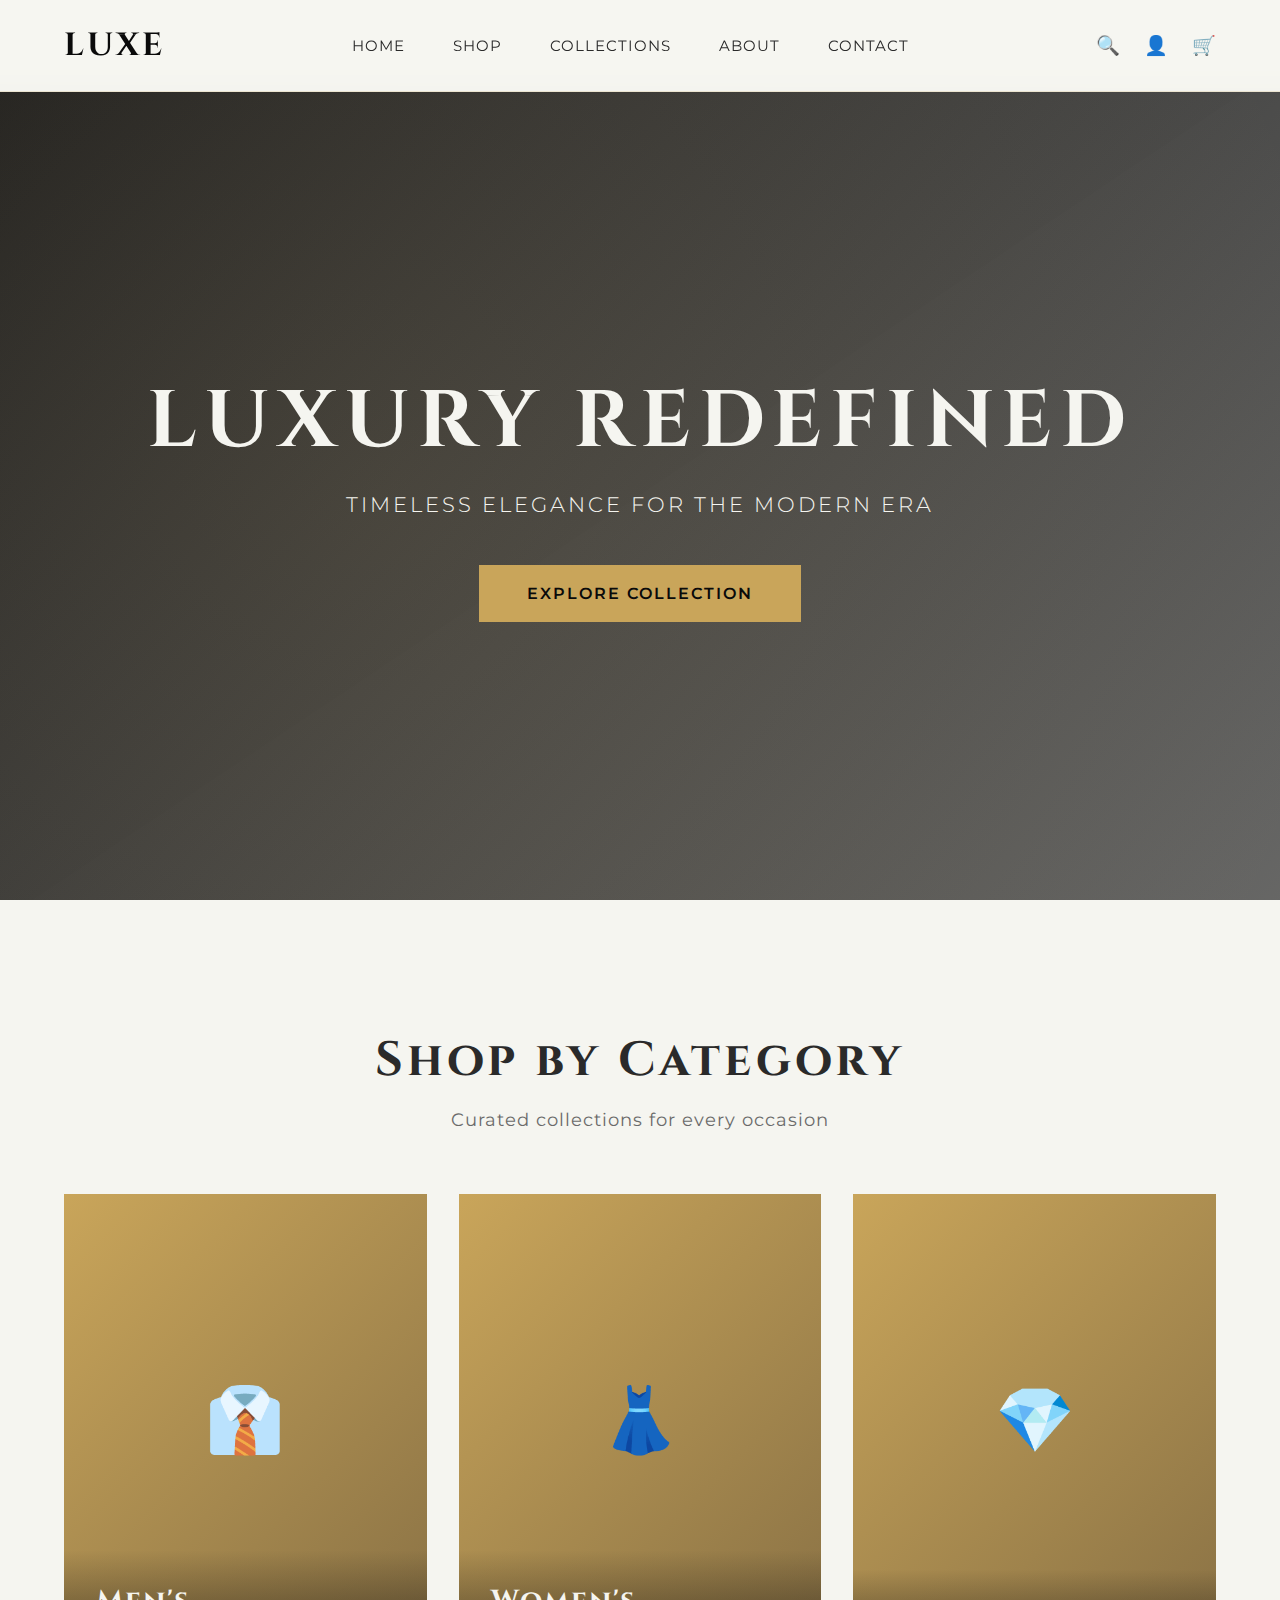
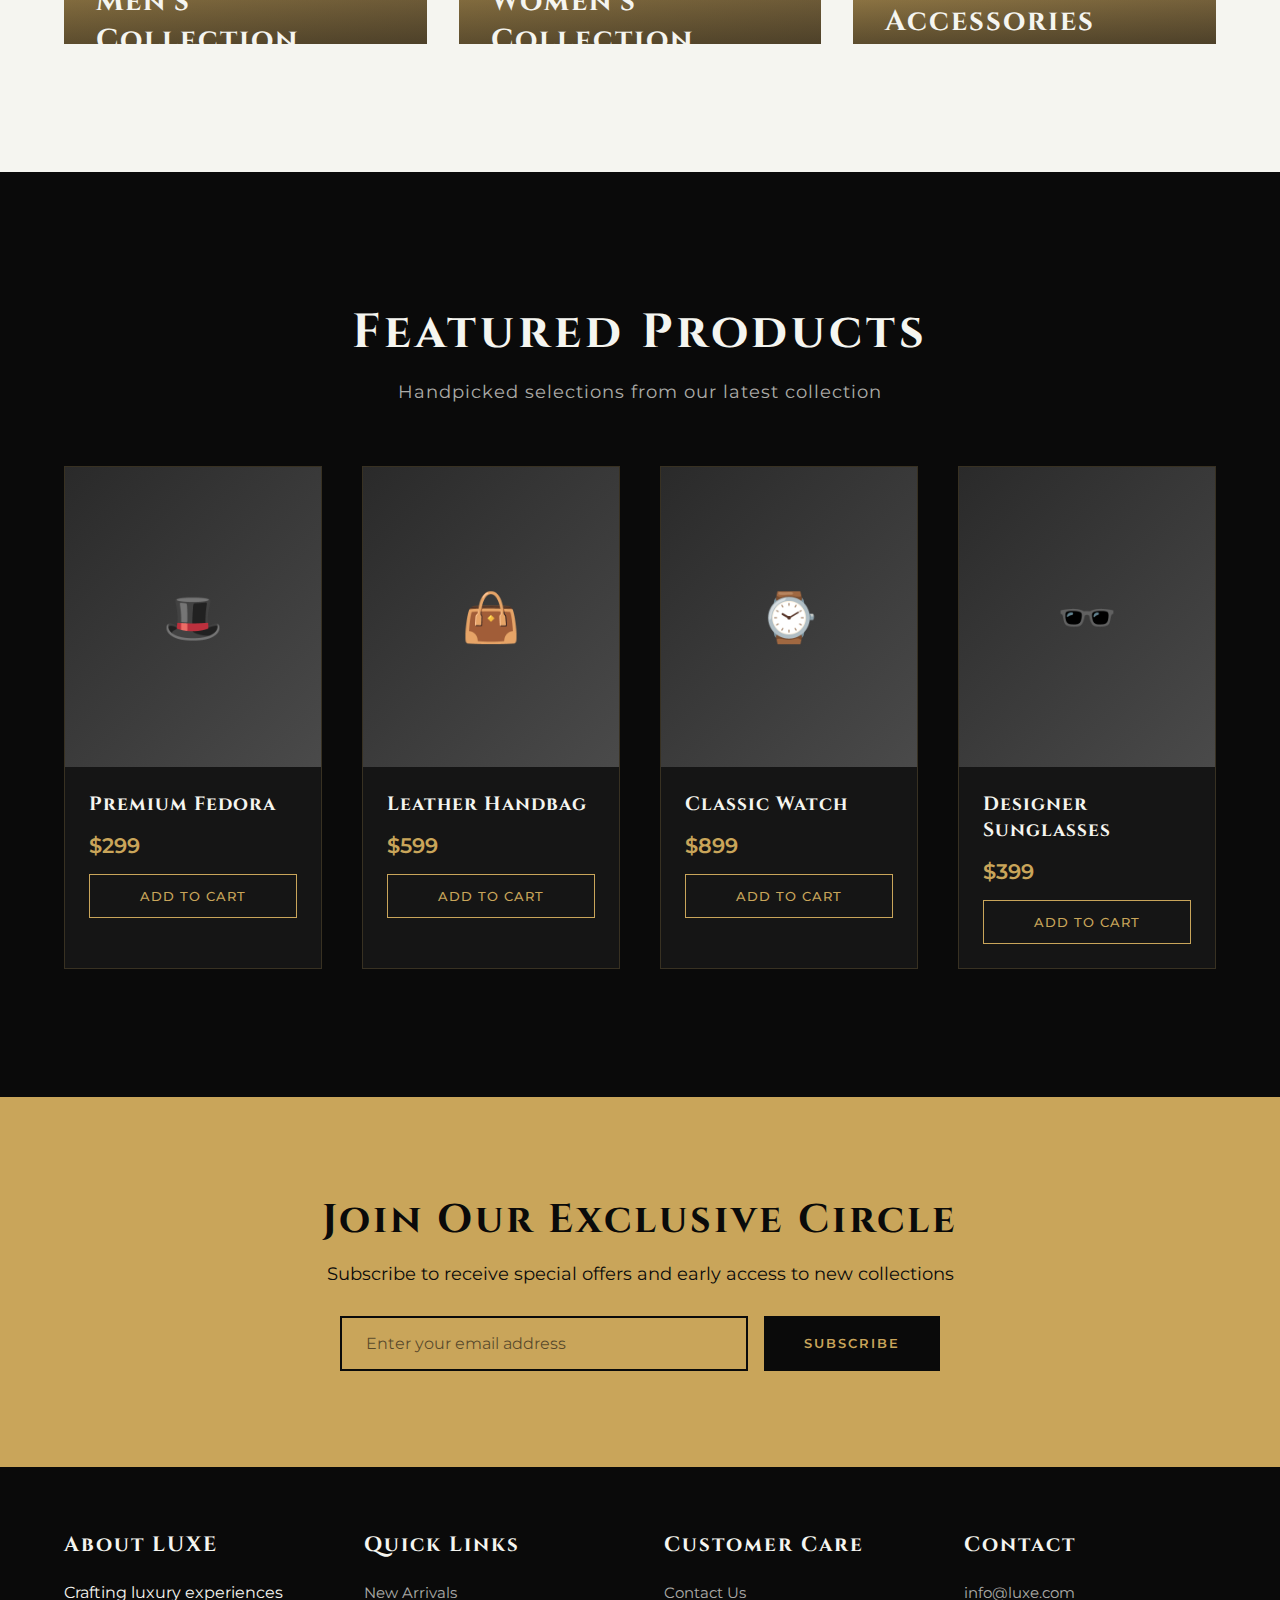
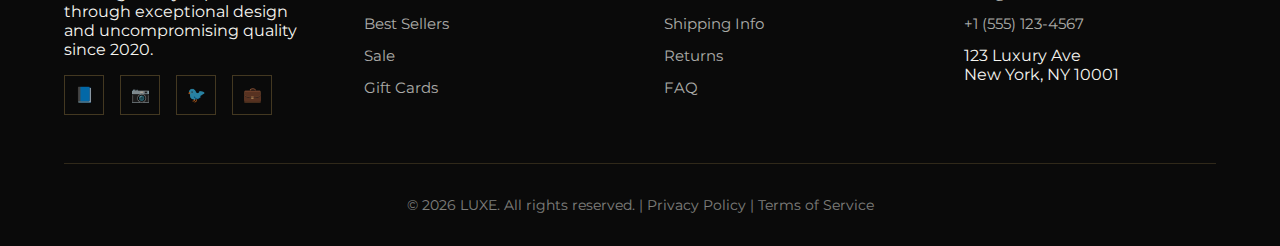
<file: index.html>
<!DOCTYPE html>
<html lang="en">
<head>
    <!-- Google tag (gtag.js) -->
<script async src="https://www.googletagmanager.com/gtag/js?id=G-N275X21P71"></script>
<script>
  window.dataLayer = window.dataLayer || [];
  function gtag(){dataLayer.push(arguments);}
  gtag('js', new Date());

  gtag('config', 'G-N275X21P71');
</script>

    <meta charset="UTF-8">
    <meta name="viewport" content="width=device-width, initial-scale=1.0">
    <title>LUXE - Premium Shopping Experience</title>
    <link rel="preconnect" href="https://fonts.googleapis.com">
    <link rel="preconnect" href="https://fonts.gstatic.com" crossorigin>
    <link href="https://fonts.googleapis.com/css2?family=Cinzel:wght@400;600;700&family=Montserrat:wght@300;400;500;600&display=swap" rel="stylesheet">
    <style>
        :root {
            --primary: #0a0a0a;
            --secondary: #f5f5f0;
            --accent: #c9a55a;
            --text: #2a2a2a;
            --text-light: #6a6a6a;
        }

        * {
            margin: 0;
            padding: 0;
            box-sizing: border-box;
        }

        body {
            font-family: 'Montserrat', sans-serif;
            background: var(--secondary);
            color: var(--text);
            overflow-x: hidden;
        }

        /* Header & Navigation */
        header {
            position: fixed;
            top: 0;
            width: 100%;
            background: rgba(245, 245, 240, 0.95);
            backdrop-filter: blur(10px);
            z-index: 1000;
            border-bottom: 1px solid rgba(201, 165, 90, 0.2);
            animation: slideDown 0.6s ease;
        }

        @keyframes slideDown {
            from {
                transform: translateY(-100%);
                opacity: 0;
            }
            to {
                transform: translateY(0);
                opacity: 1;
            }
        }

        nav {
            display: flex;
            justify-content: space-between;
            align-items: center;
            padding: 1.5rem 5%;
            max-width: 1400px;
            margin: 0 auto;
        }

        .logo {
            font-family: 'Cinzel', serif;
            font-size: 2rem;
            font-weight: 700;
            letter-spacing: 3px;
            color: var(--primary);
        }

        .nav-links {
            display: flex;
            gap: 3rem;
            list-style: none;
        }

        .nav-links a {
            text-decoration: none;
            color: var(--text);
            font-weight: 400;
            font-size: 0.95rem;
            letter-spacing: 1px;
            text-transform: uppercase;
            position: relative;
            transition: color 0.3s;
        }

        .nav-links a::after {
            content: '';
            position: absolute;
            bottom: -5px;
            left: 0;
            width: 0;
            height: 2px;
            background: var(--accent);
            transition: width 0.3s;
        }

        .nav-links a:hover {
            color: var(--accent);
        }

        .nav-links a:hover::after {
            width: 100%;
        }

        .nav-icons {
            display: flex;
            gap: 1.5rem;
        }

        .nav-icons button {
            background: none;
            border: none;
            cursor: pointer;
            font-size: 1.2rem;
            color: var(--text);
            transition: color 0.3s;
        }

        .nav-icons button:hover {
            color: var(--accent);
        }

        /* Hero Section */
        .hero {
            margin-top: 90px;
            height: 90vh;
            background: linear-gradient(135deg, rgba(10, 10, 10, 0.9), rgba(42, 42, 42, 0.7)),
                        url('data:image/svg+xml,<svg xmlns="http://www.w3.org/2000/svg" viewBox="0 0 1200 800"><rect fill="%23f5f5f0" width="1200" height="800"/><g fill-opacity="0.03"><polygon fill="%23444" points="1200 0 0 0 0 800"/></g></svg>');
            background-size: cover;
            background-position: center;
            display: flex;
            align-items: center;
            justify-content: center;
            position: relative;
            overflow: hidden;
        }

        .hero::before {
            content: '';
            position: absolute;
            top: 0;
            left: 0;
            right: 0;
            bottom: 0;
            background: radial-gradient(circle at 30% 50%, rgba(201, 165, 90, 0.1), transparent);
            animation: pulse 8s infinite;
        }

        @keyframes pulse {
            0%, 100% { opacity: 0.5; }
            50% { opacity: 1; }
        }

        .hero-content {
            text-align: center;
            color: var(--secondary);
            z-index: 1;
            animation: fadeInUp 1s ease;
        }

        @keyframes fadeInUp {
            from {
                opacity: 0;
                transform: translateY(30px);
            }
            to {
                opacity: 1;
                transform: translateY(0);
            }
        }

        .hero h1 {
            font-family: 'Cinzel', serif;
            font-size: 5rem;
            font-weight: 700;
            letter-spacing: 8px;
            margin-bottom: 1rem;
            animation: fadeInUp 1s ease 0.2s backwards;
        }

        .hero p {
            font-size: 1.3rem;
            letter-spacing: 3px;
            margin-bottom: 3rem;
            font-weight: 300;
            animation: fadeInUp 1s ease 0.4s backwards;
        }

        .cta-button {
            padding: 1.2rem 3rem;
            background: var(--accent);
            color: var(--primary);
            border: none;
            font-family: 'Montserrat', sans-serif;
            font-weight: 600;
            font-size: 1rem;
            letter-spacing: 2px;
            text-transform: uppercase;
            cursor: pointer;
            transition: all 0.3s;
            position: relative;
            overflow: hidden;
            animation: fadeInUp 1s ease 0.6s backwards;
        }

        .cta-button::before {
            content: '';
            position: absolute;
            top: 50%;
            left: 50%;
            width: 0;
            height: 0;
            background: var(--primary);
            transform: translate(-50%, -50%);
            transition: width 0.4s, height 0.4s;
            border-radius: 50%;
        }

        .cta-button:hover::before {
            width: 300%;
            height: 300%;
        }

        .cta-button:hover {
            color: var(--accent);
        }

        .cta-button span {
            position: relative;
            z-index: 1;
        }

        /* Featured Categories */
        .categories {
            padding: 8rem 5%;
            max-width: 1400px;
            margin: 0 auto;
        }

        .section-title {
            font-family: 'Cinzel', serif;
            font-size: 3rem;
            text-align: center;
            margin-bottom: 1rem;
            letter-spacing: 4px;
        }

        .section-subtitle {
            text-align: center;
            color: var(--text-light);
            font-size: 1.1rem;
            margin-bottom: 4rem;
            letter-spacing: 1px;
        }

        .category-grid {
            display: grid;
            grid-template-columns: repeat(3, 1fr);
            gap: 2rem;
        }

        .category-card {
            position: relative;
            height: 450px;
            overflow: hidden;
            cursor: pointer;
            background: var(--primary);
            animation: fadeIn 0.8s ease;
        }

        @keyframes fadeIn {
            from { opacity: 0; transform: scale(0.95); }
            to { opacity: 1; transform: scale(1); }
        }

        .category-card:nth-child(1) { animation-delay: 0.1s; }
        .category-card:nth-child(2) { animation-delay: 0.2s; }
        .category-card:nth-child(3) { animation-delay: 0.3s; }

        .category-image {
            width: 100%;
            height: 100%;
            background: linear-gradient(135deg, #c9a55a, #8a7245);
            transition: transform 0.6s;
            display: flex;
            align-items: center;
            justify-content: center;
            font-size: 4rem;
        }

        .category-card:hover .category-image {
            transform: scale(1.1);
        }

        .category-overlay {
            position: absolute;
            bottom: 0;
            left: 0;
            right: 0;
            padding: 2rem;
            background: linear-gradient(to top, rgba(10, 10, 10, 0.95), transparent);
            color: var(--secondary);
            transform: translateY(50%);
            transition: transform 0.4s;
        }

        .category-card:hover .category-overlay {
            transform: translateY(0);
        }

        .category-overlay h3 {
            font-family: 'Cinzel', serif;
            font-size: 1.8rem;
            margin-bottom: 0.5rem;
            letter-spacing: 2px;
        }

        .category-overlay p {
            font-size: 0.95rem;
            opacity: 0;
            transition: opacity 0.4s 0.2s;
        }

        .category-card:hover .category-overlay p {
            opacity: 1;
        }

        /* Featured Products */
        .products {
            padding: 8rem 5%;
            background: var(--primary);
            color: var(--secondary);
        }

        .products .section-title {
            color: var(--secondary);
        }

        .products .section-subtitle {
            color: rgba(245, 245, 240, 0.7);
        }

        .product-grid {
            display: grid;
            grid-template-columns: repeat(4, 1fr);
            gap: 2.5rem;
            max-width: 1400px;
            margin: 0 auto;
        }

        .product-card {
            background: rgba(245, 245, 240, 0.05);
            border: 1px solid rgba(201, 165, 90, 0.2);
            overflow: hidden;
            transition: all 0.4s;
            animation: fadeIn 0.8s ease;
        }

        .product-card:nth-child(1) { animation-delay: 0.1s; }
        .product-card:nth-child(2) { animation-delay: 0.2s; }
        .product-card:nth-child(3) { animation-delay: 0.3s; }
        .product-card:nth-child(4) { animation-delay: 0.4s; }

        .product-card:hover {
            transform: translateY(-10px);
            border-color: var(--accent);
            box-shadow: 0 20px 40px rgba(201, 165, 90, 0.2);
        }

        .product-image {
            width: 100%;
            height: 300px;
            background: linear-gradient(135deg, #2a2a2a, #4a4a4a);
            display: flex;
            align-items: center;
            justify-content: center;
            font-size: 3rem;
            transition: all 0.4s;
        }

        .product-card:hover .product-image {
            background: linear-gradient(135deg, #c9a55a, #8a7245);
        }

        .product-info {
            padding: 1.5rem;
        }

        .product-info h4 {
            font-family: 'Cinzel', serif;
            font-size: 1.2rem;
            margin-bottom: 0.5rem;
            letter-spacing: 1px;
        }

        .product-price {
            color: var(--accent);
            font-size: 1.3rem;
            font-weight: 600;
            margin: 1rem 0;
        }

        .add-to-cart {
            width: 100%;
            padding: 0.8rem;
            background: transparent;
            border: 1px solid var(--accent);
            color: var(--accent);
            font-family: 'Montserrat', sans-serif;
            font-weight: 500;
            letter-spacing: 1px;
            text-transform: uppercase;
            cursor: pointer;
            transition: all 0.3s;
        }

        .add-to-cart:hover {
            background: var(--accent);
            color: var(--primary);
        }

        /* Newsletter */
        .newsletter {
            padding: 6rem 5%;
            background: var(--accent);
            color: var(--primary);
            text-align: center;
        }

        .newsletter h2 {
            font-family: 'Cinzel', serif;
            font-size: 2.5rem;
            margin-bottom: 1rem;
            letter-spacing: 3px;
        }

        .newsletter p {
            margin-bottom: 2rem;
            font-size: 1.1rem;
        }

        .newsletter-form {
            display: flex;
            max-width: 600px;
            margin: 0 auto;
            gap: 1rem;
        }

        .newsletter-form input {
            flex: 1;
            padding: 1rem 1.5rem;
            border: 2px solid var(--primary);
            background: transparent;
            color: var(--primary);
            font-family: 'Montserrat', sans-serif;
            font-size: 1rem;
        }

        .newsletter-form input::placeholder {
            color: rgba(10, 10, 10, 0.6);
        }

        .newsletter-form button {
            padding: 1rem 2.5rem;
            background: var(--primary);
            color: var(--accent);
            border: none;
            font-family: 'Montserrat', sans-serif;
            font-weight: 600;
            letter-spacing: 2px;
            text-transform: uppercase;
            cursor: pointer;
            transition: all 0.3s;
        }

        .newsletter-form button:hover {
            background: var(--secondary);
            color: var(--primary);
        }

        /* Footer */
        footer {
            background: var(--primary);
            color: var(--secondary);
            padding: 4rem 5% 2rem;
        }

        .footer-content {
            display: grid;
            grid-template-columns: repeat(4, 1fr);
            gap: 3rem;
            max-width: 1400px;
            margin: 0 auto 3rem;
        }

        .footer-section h3 {
            font-family: 'Cinzel', serif;
            font-size: 1.3rem;
            margin-bottom: 1.5rem;
            letter-spacing: 2px;
        }

        .footer-section ul {
            list-style: none;
        }

        .footer-section ul li {
            margin-bottom: 0.8rem;
        }

        .footer-section a {
            color: rgba(245, 245, 240, 0.7);
            text-decoration: none;
            transition: color 0.3s;
            font-size: 0.95rem;
        }

        .footer-section a:hover {
            color: var(--accent);
        }

        .social-icons {
            display: flex;
            gap: 1rem;
            margin-top: 1rem;
        }

        .social-icons a {
            width: 40px;
            height: 40px;
            border: 1px solid rgba(201, 165, 90, 0.3);
            display: flex;
            align-items: center;
            justify-content: center;
            transition: all 0.3s;
        }

        .social-icons a:hover {
            background: var(--accent);
            border-color: var(--accent);
            color: var(--primary);
        }

        .footer-bottom {
            text-align: center;
            padding-top: 2rem;
            border-top: 1px solid rgba(201, 165, 90, 0.2);
            color: rgba(245, 245, 240, 0.5);
            font-size: 0.9rem;
        }

        /* Responsive */
        @media (max-width: 1024px) {
            .category-grid {
                grid-template-columns: repeat(2, 1fr);
            }
            .product-grid {
                grid-template-columns: repeat(2, 1fr);
            }
        }

        @media (max-width: 768px) {
            .nav-links {
                display: none;
            }
            .hero h1 {
                font-size: 3rem;
            }
            .category-grid {
                grid-template-columns: 1fr;
            }
            .product-grid {
                grid-template-columns: 1fr;
            }
            .footer-content {
                grid-template-columns: repeat(2, 1fr);
            }
            .newsletter-form {
                flex-direction: column;
            }
        }
    </style>
</head>
<body>
    <!-- Header -->
    <header>
        <nav>
            <div class="logo">LUXE</div>
            <ul class="nav-links">
                <li><a href="#home">Home</a></li>
                <li><a href="#shop">Shop</a></li>
                <li><a href="#collections">Collections</a></li>
                <li><a href="#about">About</a></li>
                <li><a href="#contact">Contact</a></li>
            </ul>
            <div class="nav-icons">
                <button>🔍</button>
                <button>👤</button>
                <button>🛒</button>
            </div>
        </nav>
    </header>

    <!-- Hero Section -->
    <section class="hero" id="home">
        <div class="hero-content">
            <h1>LUXURY REDEFINED</h1>
            <p>TIMELESS ELEGANCE FOR THE MODERN ERA</p>
            <button class="cta-button"><span>Explore Collection</span></button>
        </div>
    </section>

    <!-- Categories -->
    <section class="categories" id="collections">
        <h2 class="section-title">Shop by Category</h2>
        <p class="section-subtitle">Curated collections for every occasion</p>
        <div class="category-grid">
            <div class="category-card">
                <div class="category-image">👔</div>
                <div class="category-overlay">
                    <h3>Men's Collection</h3>
                    <p>Sophisticated styles for the modern gentleman</p>
                </div>
            </div>
            <div class="category-card">
                <div class="category-image">👗</div>
                <div class="category-overlay">
                    <h3>Women's Collection</h3>
                    <p>Elegant designs that captivate and inspire</p>
                </div>
            </div>
            <div class="category-card">
                <div class="category-image">💎</div>
                <div class="category-overlay">
                    <h3>Accessories</h3>
                    <p>Perfect finishing touches for any ensemble</p>
                </div>
            </div>
        </div>
    </section>

    <!-- Featured Products -->
    <section class="products" id="shop">
        <h2 class="section-title">Featured Products</h2>
        <p class="section-subtitle">Handpicked selections from our latest collection</p>
        <div class="product-grid">
            <div class="product-card">
                <div class="product-image">🎩</div>
                <div class="product-info">
                    <h4>Premium Fedora</h4>
                    <p class="product-price">$299</p>
                    <button class="add-to-cart">Add to Cart</button>
                </div>
            </div>
            <div class="product-card">
                <div class="product-image">👜</div>
                <div class="product-info">
                    <h4>Leather Handbag</h4>
                    <p class="product-price">$599</p>
                    <button class="add-to-cart">Add to Cart</button>
                </div>
            </div>
            <div class="product-card">
                <div class="product-image">⌚</div>
                <div class="product-info">
                    <h4>Classic Watch</h4>
                    <p class="product-price">$899</p>
                    <button class="add-to-cart">Add to Cart</button>
                </div>
            </div>
            <div class="product-card">
                <div class="product-image">🕶️</div>
                <div class="product-info">
                    <h4>Designer Sunglasses</h4>
                    <p class="product-price">$399</p>
                    <button class="add-to-cart">Add to Cart</button>
                </div>
            </div>
        </div>
    </section>

    <!-- Newsletter -->
    <section class="newsletter">
        <h2>Join Our Exclusive Circle</h2>
        <p>Subscribe to receive special offers and early access to new collections</p>
        <form class="newsletter-form">
            <input type="email" placeholder="Enter your email address" required>
            <button type="submit">Subscribe</button>
        </form>
    </section>

    <!-- Footer -->
    <footer>
        <div class="footer-content">
            <div class="footer-section">
                <h3>About LUXE</h3>
                <p>Crafting luxury experiences through exceptional design and uncompromising quality since 2020.</p>
                <div class="social-icons">
                    <a href="#">📘</a>
                    <a href="#">📷</a>
                    <a href="#">🐦</a>
                    <a href="#">💼</a>
                </div>
            </div>
            <div class="footer-section">
                <h3>Quick Links</h3>
                <ul>
                    <li><a href="#">New Arrivals</a></li>
                    <li><a href="#">Best Sellers</a></li>
                    <li><a href="#">Sale</a></li>
                    <li><a href="#">Gift Cards</a></li>
                </ul>
            </div>
            <div class="footer-section">
                <h3>Customer Care</h3>
                <ul>
                    <li><a href="#">Contact Us</a></li>
                    <li><a href="#">Shipping Info</a></li>
                    <li><a href="#">Returns</a></li>
                    <li><a href="#">FAQ</a></li>
                </ul>
            </div>
            <div class="footer-section">
                <h3>Contact</h3>
                <ul>
                    <li><a href="#">info@luxe.com</a></li>
                    <li><a href="#">+1 (555) 123-4567</a></li>
                    <li>123 Luxury Ave<br>New York, NY 10001</li>
                </ul>
            </div>
        </div>
        <div class="footer-bottom">
            <p>&copy; 2026 LUXE. All rights reserved. | Privacy Policy | Terms of Service</p>
        </div>
    </footer>
</body>
</html>
</file>
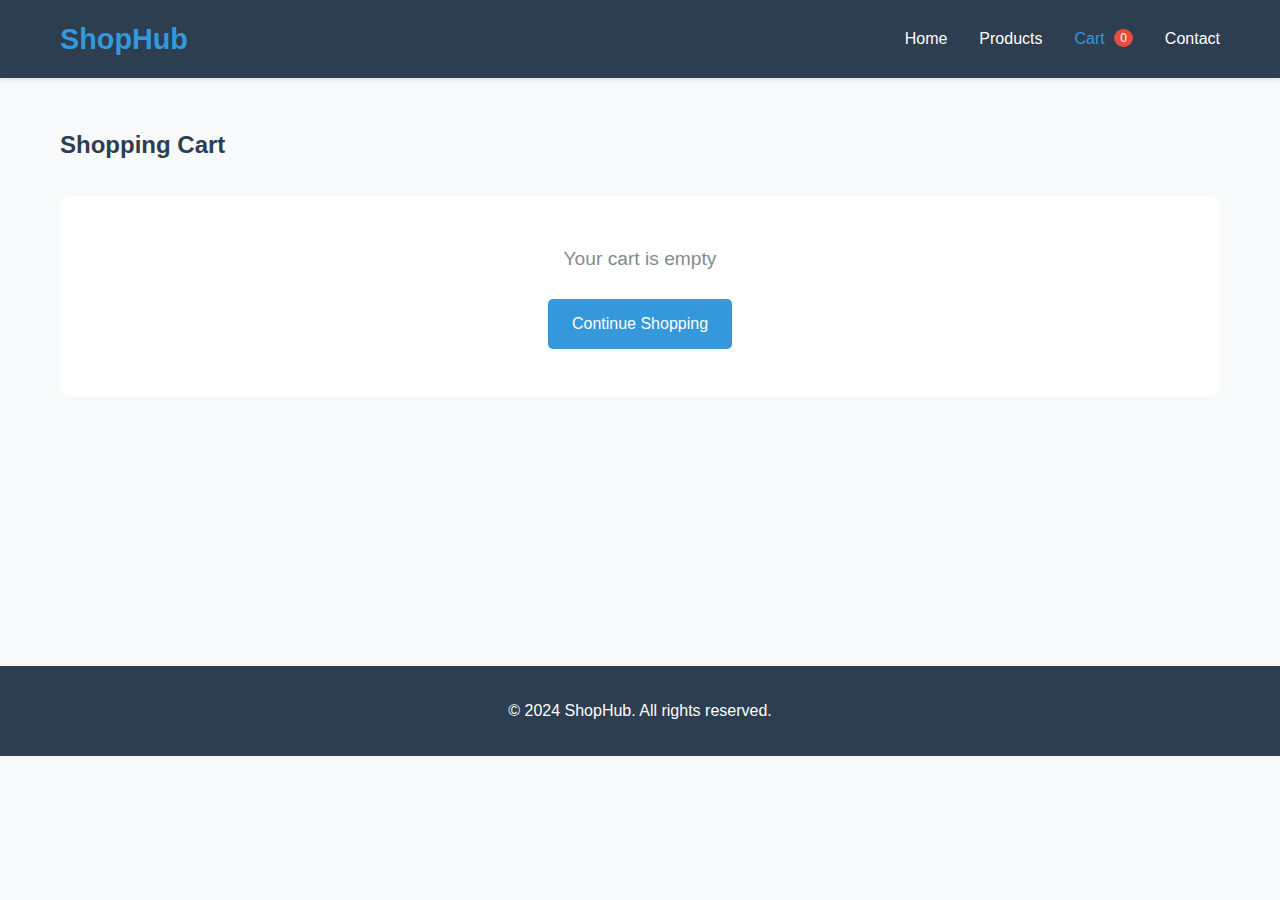
<file: cart.html>
<!DOCTYPE html>
<html lang="en">
<head>
    <meta charset="UTF-8">
    <meta name="viewport" content="width=device-width, initial-scale=1.0">
    <title>ShopHub - Shopping Cart</title>
    <link rel="stylesheet" href="styles.css">
</head>
<body>
    <nav class="navbar">
        <div class="container">
            <div class="nav-brand">
                <h1>ShopHub</h1>
            </div>
            <ul class="nav-menu">
                <li><a href="index.html">Home</a></li>
                <li><a href="products.html">Products</a></li>
                <li><a href="cart.html" class="active">Cart <span id="cart-count" class="cart-badge">0</span></a></li>
                <li><a href="contact.html">Contact</a></li>
            </ul>
        </div>
    </nav>

    <section class="cart-section">
        <div class="container">
            <h2>Shopping Cart</h2>
            
            <div id="cart-empty" class="empty-cart" style="display: none;">
                <p>Your cart is empty</p>
                <a href="products.html" class="btn btn-primary">Continue Shopping</a>
            </div>

            <div id="cart-content" class="cart-content">
                <div class="cart-items" id="cart-items">
                    <!-- Cart items will be loaded here -->
                </div>

                <div class="cart-summary">
                    <h3>Order Summary</h3>
                    <div class="summary-row">
                        <span>Subtotal:</span>
                        <span id="subtotal">$0.00</span>
                    </div>
                    <div class="summary-row">
                        <span>Shipping:</span>
                        <span id="shipping">$10.00</span>
                    </div>
                    <div class="summary-row">
                        <span>Tax (10%):</span>
                        <span id="tax">$0.00</span>
                    </div>
                    <hr>
                    <div class="summary-row total">
                        <span>Total:</span>
                        <span id="total">$0.00</span>
                    </div>
                    <button class="btn btn-primary btn-block" id="checkout-btn">Proceed to Checkout</button>
                </div>
            </div>
        </div>
    </section>

    <!-- Checkout Modal -->
    <div id="checkout-modal" class="modal">
        <div class="modal-content">
            <span class="close">&times;</span>
            <h2>Checkout</h2>
            <form id="checkout-form">
                <div class="form-group">
                    <label for="customer-name">Full Name *</label>
                    <input type="text" id="customer-name" required>
                </div>
                <div class="form-group">
                    <label for="customer-email">Email *</label>
                    <input type="email" id="customer-email" required>
                </div>
                <div class="form-group">
                    <label for="customer-phone">Phone Number *</label>
                    <input type="tel" id="customer-phone" required>
                </div>
                <div class="form-group">
                    <label for="customer-address">Shipping Address *</label>
                    <textarea id="customer-address" rows="3" required></textarea>
                </div>
                <div class="form-group">
                    <label for="payment-method">Payment Method *</label>
                    <select id="payment-method" required>
                        <option value="">Select Payment Method</option>
                        <option value="credit-card">Credit Card</option>
                        <option value="debit-card">Debit Card</option>
                        <option value="paypal">PayPal</option>
                        <option value="cod">Cash on Delivery</option>
                    </select>
                </div>
                <button type="submit" class="btn btn-primary btn-block">Complete Purchase</button>
            </form>
        </div>
    </div>

    <footer class="footer">
        <div class="container">
            <p>&copy; 2024 ShopHub. All rights reserved.</p>
        </div>
    </footer>

    <script src="script.js"></script>
    <script src="cart.js"></script>
</body>
</html>
</file>
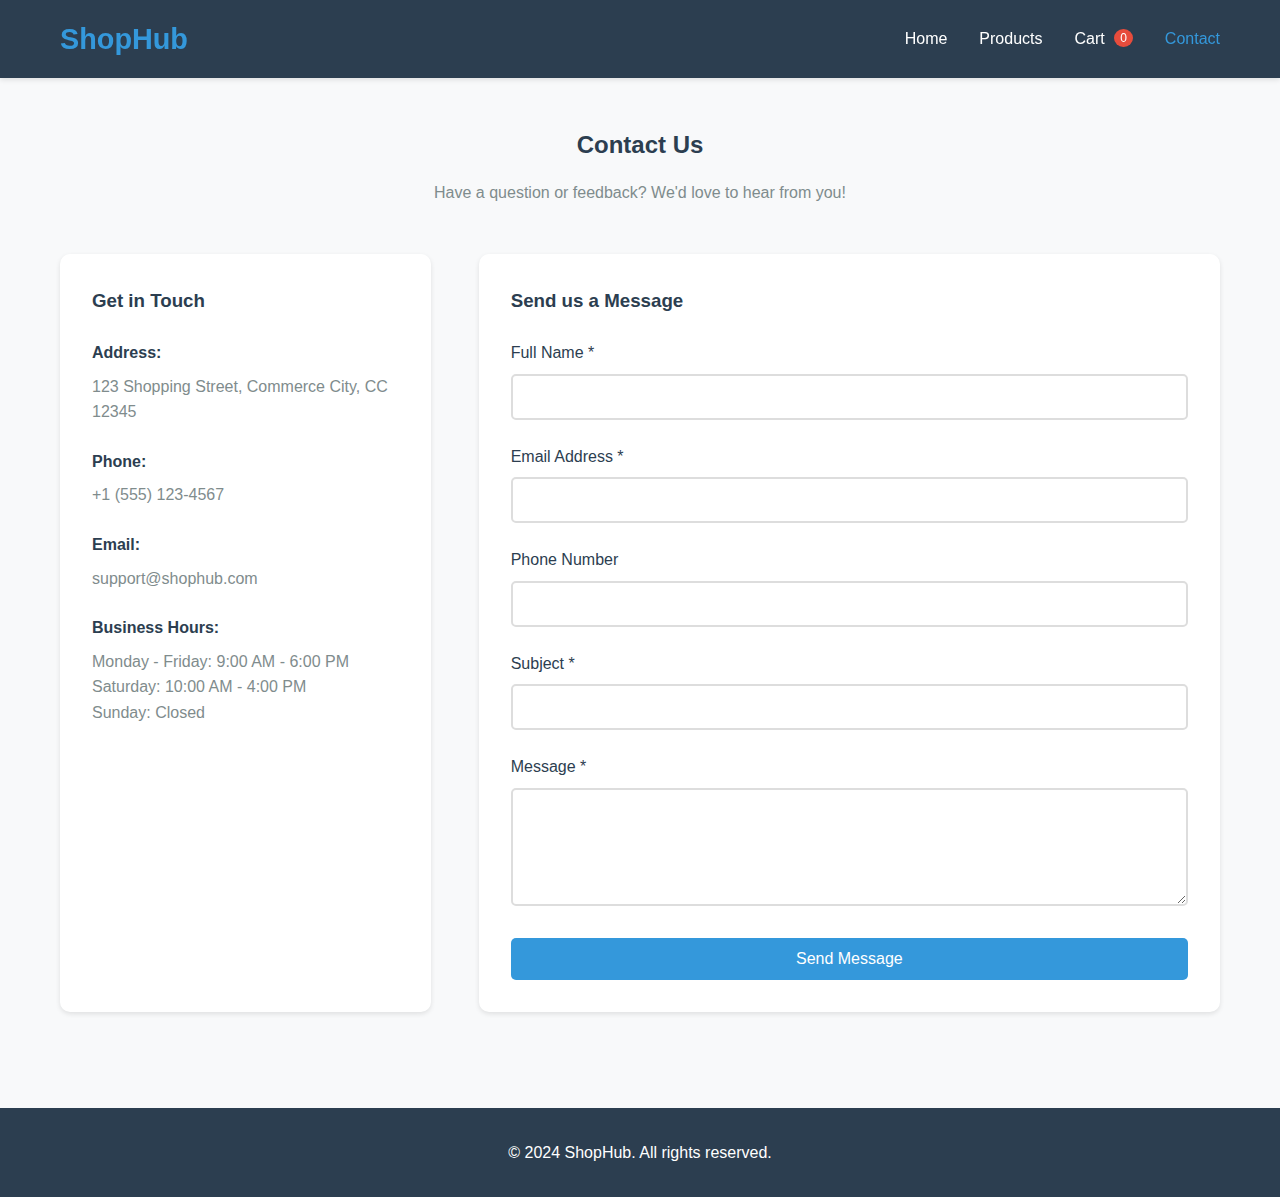
<file: contact.html>
<!DOCTYPE html>
<html lang="en">
<head>
   <!-- Google Tag Manager -->
<script>(function(w,d,s,l,i){w[l]=w[l]||[];w[l].push({'gtm.start':
new Date().getTime(),event:'gtm.js'});var f=d.getElementsByTagName(s)[0],
j=d.createElement(s),dl=l!='dataLayer'?'&l='+l:'';j.async=true;j.src=
'https://www.googletagmanager.com/gtm.js?id='+i+dl;f.parentNode.insertBefore(j,f);
})(window,document,'script','dataLayer','GTM-KLVRFJN4');</script>
<!-- End Google Tag Manager -->
   <!-- Google tag (gtag.js) -->
<script async src="https://www.googletagmanager.com/gtag/js?id=G-LSL8KY1R31"></script>
<script>
  window.dataLayer = window.dataLayer || [];
  function gtag(){dataLayer.push(arguments);}
  gtag('js', new Date());

  gtag('config', 'G-LSL8KY1R31');
</script>
    <meta charset="UTF-8">
    <meta name="viewport" content="width=device-width, initial-scale=1.0">
    <title>ShopHub - Contact Us</title>
    <link rel="stylesheet" href="styles.css">
</head>
<body>
    <!-- Google Tag Manager (noscript) -->
<noscript><iframe src="https://www.googletagmanager.com/ns.html?id=GTM-5KW99FL4"
height="0" width="0" style="display:none;visibility:hidden"></iframe></noscript>
<!-- End Google Tag Manager (noscript) -->
    <nav class="navbar">
        <div class="container">
            <div class="nav-brand">
                <h1>ShopHub</h1>
            </div>
            <ul class="nav-menu">
                <li><a href="index.html">Home</a></li>
                <li><a href="products.html">Products</a></li>
                <li><a href="cart.html">Cart <span id="cart-count" class="cart-badge">0</span></a></li>
                <li><a href="contact.html" class="active">Contact</a></li>
            </ul>
        </div>
    </nav>

    <section class="contact-section">
        <div class="container">
            <h2>Contact Us</h2>
            <p class="contact-intro">Have a question or feedback? We'd love to hear from you!</p>

            <div class="contact-content">
                <div class="contact-info">
                    <h3>Get in Touch</h3>
                    <div class="info-item">
                        <strong>Address:</strong>
                        <p>123 Shopping Street, Commerce City, CC 12345</p>
                    </div>
                    <div class="info-item">
                        <strong>Phone:</strong>
                        <p>+1 (555) 123-4567</p>
                    </div>
                    <div class="info-item">
                        <strong>Email:</strong>
                        <p>support@shophub.com</p>
                    </div>
                    <div class="info-item">
                        <strong>Business Hours:</strong>
                        <p>Monday - Friday: 9:00 AM - 6:00 PM</p>
                        <p>Saturday: 10:00 AM - 4:00 PM</p>
                        <p>Sunday: Closed</p>
                    </div>
                </div>

                <div class="contact-form-container">
                    <h3>Send us a Message</h3>
                    <form id="contact-form">
                        <div class="form-group">
                            <label for="name">Full Name *</label>
                            <input type="text" id="name" name="name" required>
                        </div>
                        <div class="form-group">
                            <label for="email">Email Address *</label>
                            <input type="email" id="email" name="email" required>
                        </div>
                        <div class="form-group">
                            <label for="phone">Phone Number</label>
                            <input type="tel" id="phone" name="phone">
                        </div>
                        <div class="form-group">
                            <label for="subject">Subject *</label>
                            <input type="text" id="subject" name="subject" required>
                        </div>
                        <div class="form-group">
                            <label for="message">Message *</label>
                            <textarea id="message" name="message" rows="5" required></textarea>
                        </div>
                        <button type="submit" class="btn btn-primary btn-block">Send Message</button>
                    </form>
                </div>
            </div>
        </div>
    </section>

    <footer class="footer">
        <div class="container">
            <p>&copy; 2024 ShopHub. All rights reserved.</p>
        </div>
    </footer>

    <script src="script.js"></script>
    <script>
        document.getElementById('contact-form').addEventListener('submit', function(e) {
            e.preventDefault();
            
            // Get form data
            const formData = {
                name: document.getElementById('name').value,
                email: document.getElementById('email').value,
                phone: document.getElementById('phone').value,
                subject: document.getElementById('subject').value,
                message: document.getElementById('message').value
            };
            
            // Store in localStorage for the thank you page
            localStorage.setItem('contactFormData', JSON.stringify(formData));
            
            // Redirect to thank you page
            window.location.href = 'thankyou.html';
        });

        // Update cart count
        window.addEventListener('DOMContentLoaded', updateCartCount);
    </script>
</body>
</html>
</file>
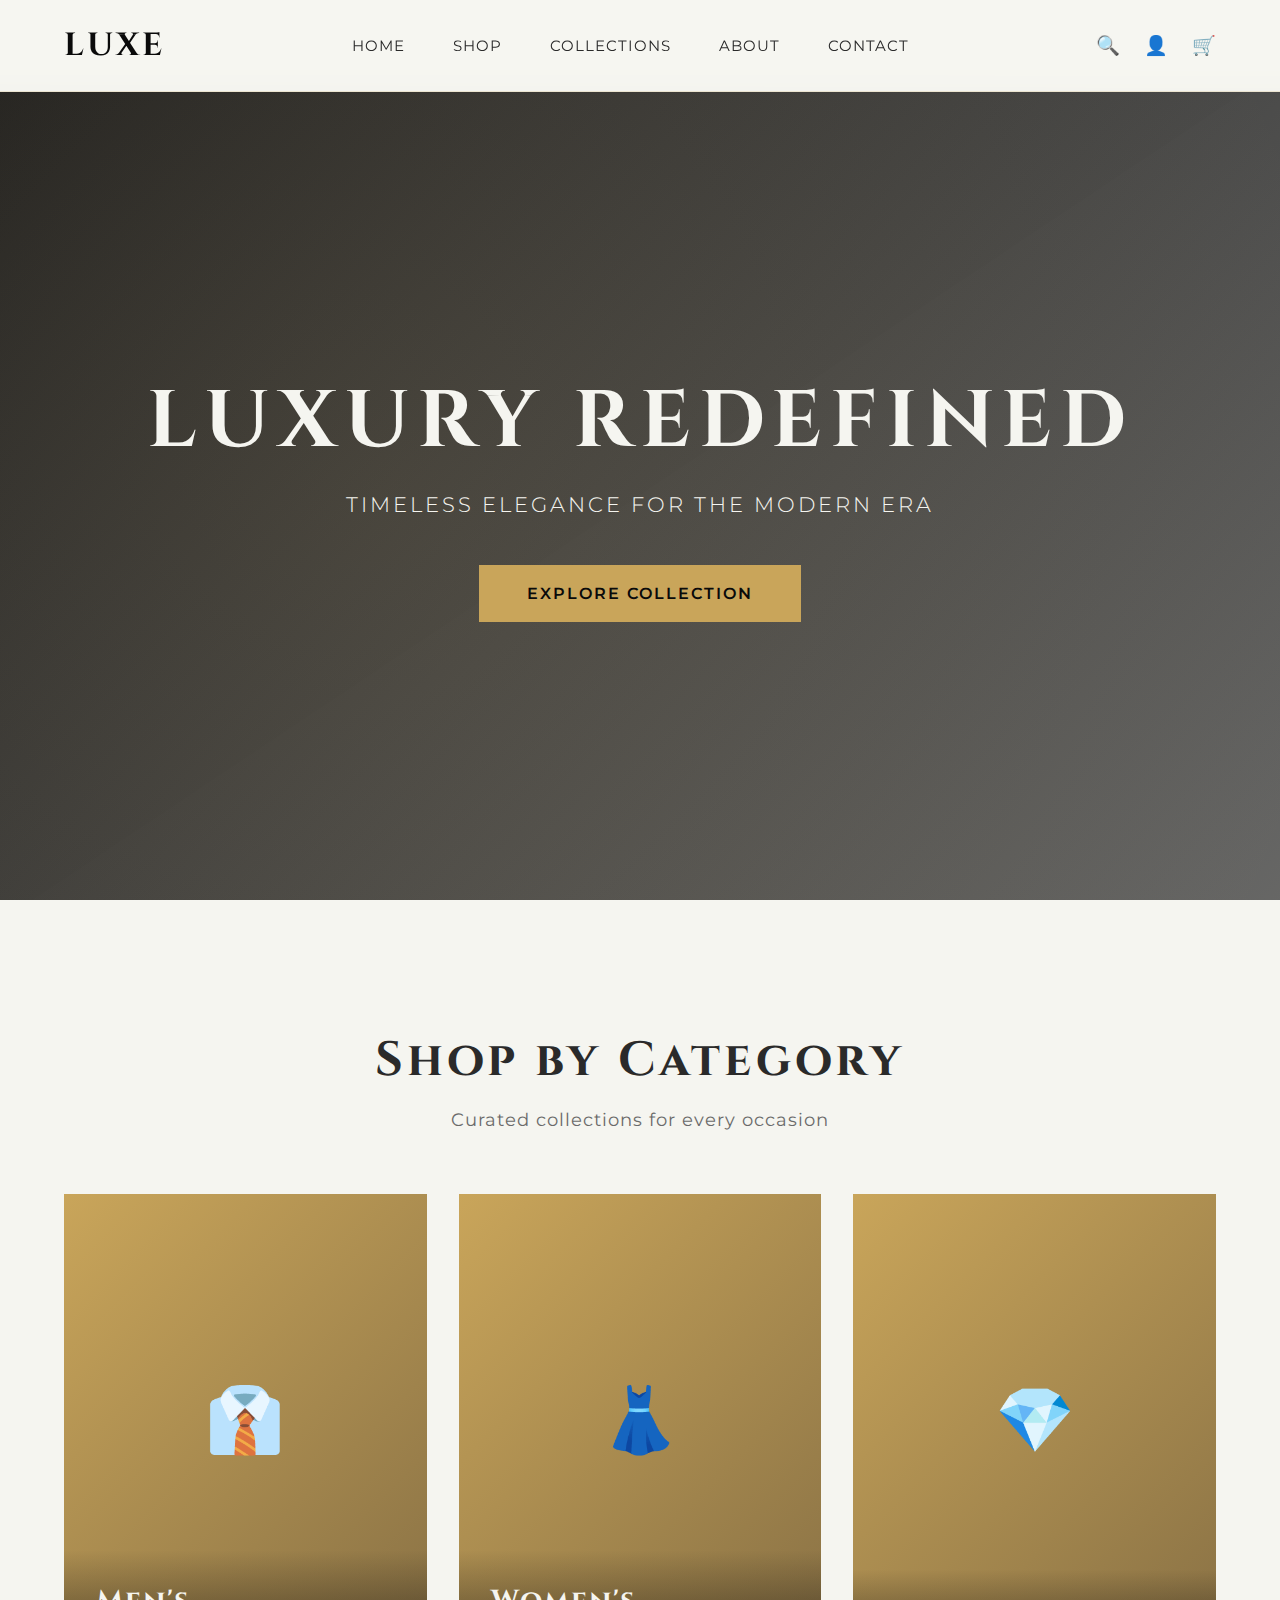
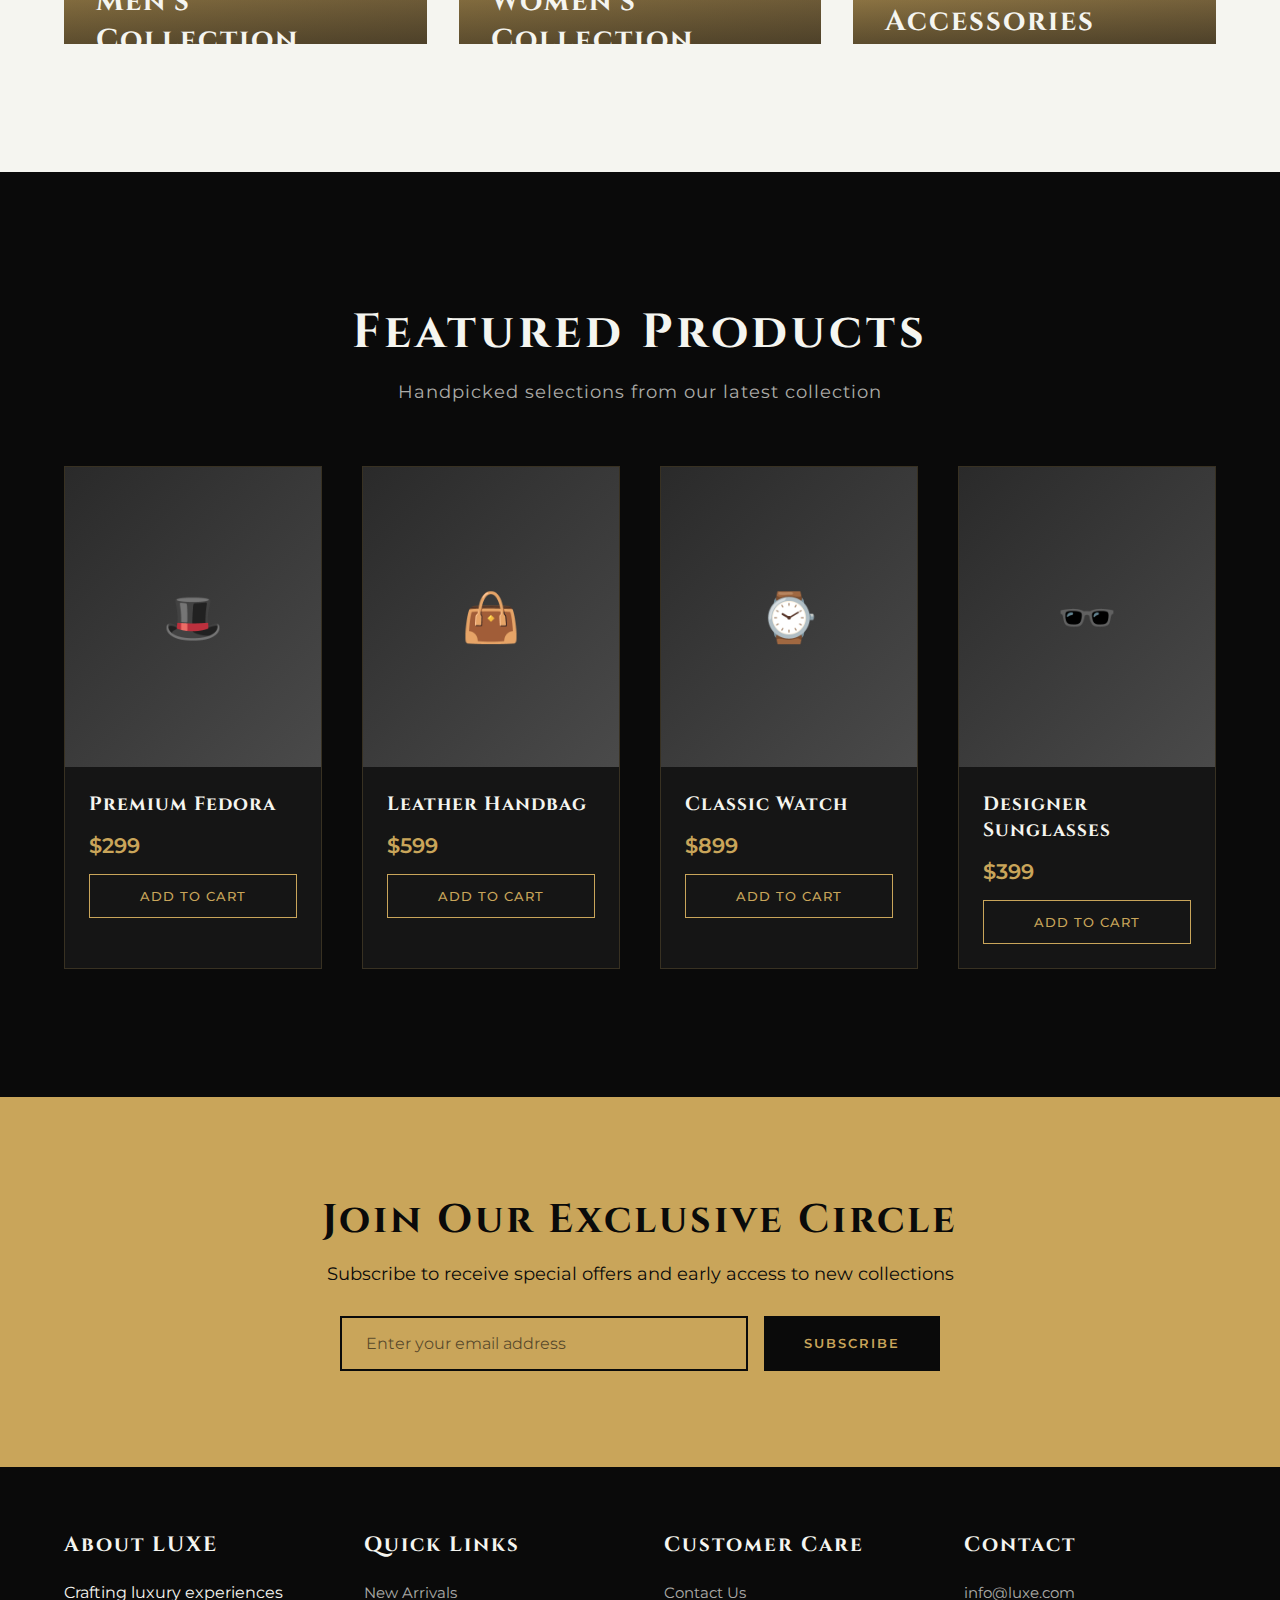
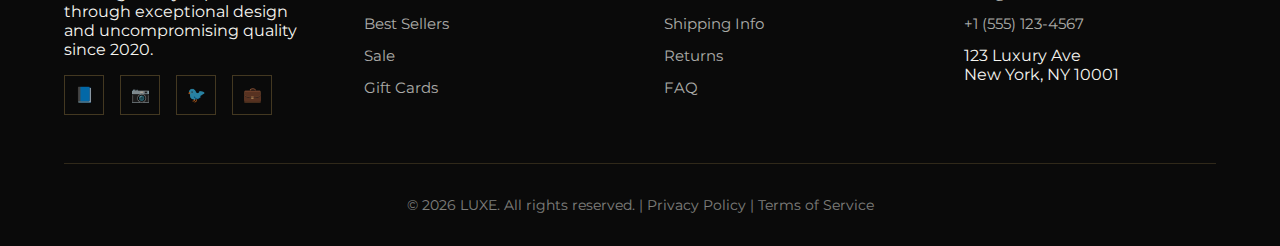
<file: order-success.html>
<!DOCTYPE html>
<html lang="en">
<head>
    <meta charset="UTF-8">
    <meta name="viewport" content="width=device-width, initial-scale=1.0">
    <title>ShopHub - Order Success</title>
    <link rel="stylesheet" href="styles.css">
</head>
<body>
    <nav class="navbar">
        <div class="container">
            <div class="nav-brand">
                <h1>ShopHub</h1>
            </div>
            <ul class="nav-menu">
                <li><a href="index.html">Home</a></li>
                <li><a href="products.html">Products</a></li>
                <li><a href="cart.html">Cart <span id="cart-count" class="cart-badge">0</span></a></li>
                <li><a href="contact.html">Contact</a></li>
            </ul>
        </div>
    </nav>

    <section class="order-success-section">
        <div class="container">
            <div class="success-content">
                <div class="success-icon">✓</div>
                <h2>Order Placed Successfully!</h2>
                <p class="order-number">Order Number: <strong id="order-number"></strong></p>
                
                <div class="order-summary-box">
                    <h3>Order Summary</h3>
                    <div id="order-items"></div>
                    <div class="order-totals">
                        <div class="total-row">
                            <span>Subtotal:</span>
                            <span id="order-subtotal"></span>
                        </div>
                        <div class="total-row">
                            <span>Shipping:</span>
                            <span id="order-shipping"></span>
                        </div>
                        <div class="total-row">
                            <span>Tax:</span>
                            <span id="order-tax"></span>
                        </div>
                        <div class="total-row final-total">
                            <span>Total:</span>
                            <span id="order-total"></span>
                        </div>
                    </div>
                </div>

                <div class="customer-details">
                    <h3>Delivery Information</h3>
                    <div class="detail-row">
                        <strong>Name:</strong>
                        <span id="customer-name-display"></span>
                    </div>
                    <div class="detail-row">
                        <strong>Email:</strong>
                        <span id="customer-email-display"></span>
                    </div>
                    <div class="detail-row">
                        <strong>Phone:</strong>
                        <span id="customer-phone-display"></span>
                    </div>
                    <div class="detail-row">
                        <strong>Address:</strong>
                        <span id="customer-address-display"></span>
                    </div>
                    <div class="detail-row">
                        <strong>Payment Method:</strong>
                        <span id="payment-method-display"></span>
                    </div>
                </div>

                <p class="confirmation-message">A confirmation email has been sent to your email address.</p>
                
                <div class="success-actions">
                    <a href="index.html" class="btn btn-primary">Back to Home</a>
                    <a href="products.html" class="btn btn-secondary">Continue Shopping</a>
                </div>
            </div>
        </div>
    </section>

    <footer class="footer">
        <div class="container">
            <p>&copy; 2024 ShopHub. All rights reserved.</p>
        </div>
    </footer>

    <script src="script.js"></script>
    <script>
        window.addEventListener('DOMContentLoaded', () => {
            updateCartCount();
            
            // Retrieve order data from localStorage
            const orderData = localStorage.getItem('lastOrder');
            
            if (orderData) {
                const order = JSON.parse(orderData);
                
                // Display order number
                document.getElementById('order-number').textContent = order.orderNumber;
                
                // Display order items
                const orderItemsContainer = document.getElementById('order-items');
                order.items.forEach(item => {
                    const itemDiv = document.createElement('div');
                    itemDiv.className = 'order-item';
                    itemDiv.innerHTML = `
                        <span>${item.name} x ${item.quantity}</span>
                        <span>$${(item.price * item.quantity).toFixed(2)}</span>
                    `;
                    orderItemsContainer.appendChild(itemDiv);
                });
                
                // Display totals
                document.getElementById('order-subtotal').textContent = '$' + order.subtotal.toFixed(2);
                document.getElementById('order-shipping').textContent = '$' + order.shipping.toFixed(2);
                document.getElementById('order-tax').textContent = '$' + order.tax.toFixed(2);
                document.getElementById('order-total').textContent = '$' + order.total.toFixed(2);
                
                // Display customer details
                document.getElementById('customer-name-display').textContent = order.customerName;
                document.getElementById('customer-email-display').textContent = order.customerEmail;
                document.getElementById('customer-phone-display').textContent = order.customerPhone;
                document.getElementById('customer-address-display').textContent = order.customerAddress;
                document.getElementById('payment-method-display').textContent = order.paymentMethod;
                
                // Clear the stored order data
                localStorage.removeItem('lastOrder');
            } else {
                // If no order data found, redirect to home
                window.location.href = 'index.html';
            }
        });
    </script>
</body>
</html>
</file>
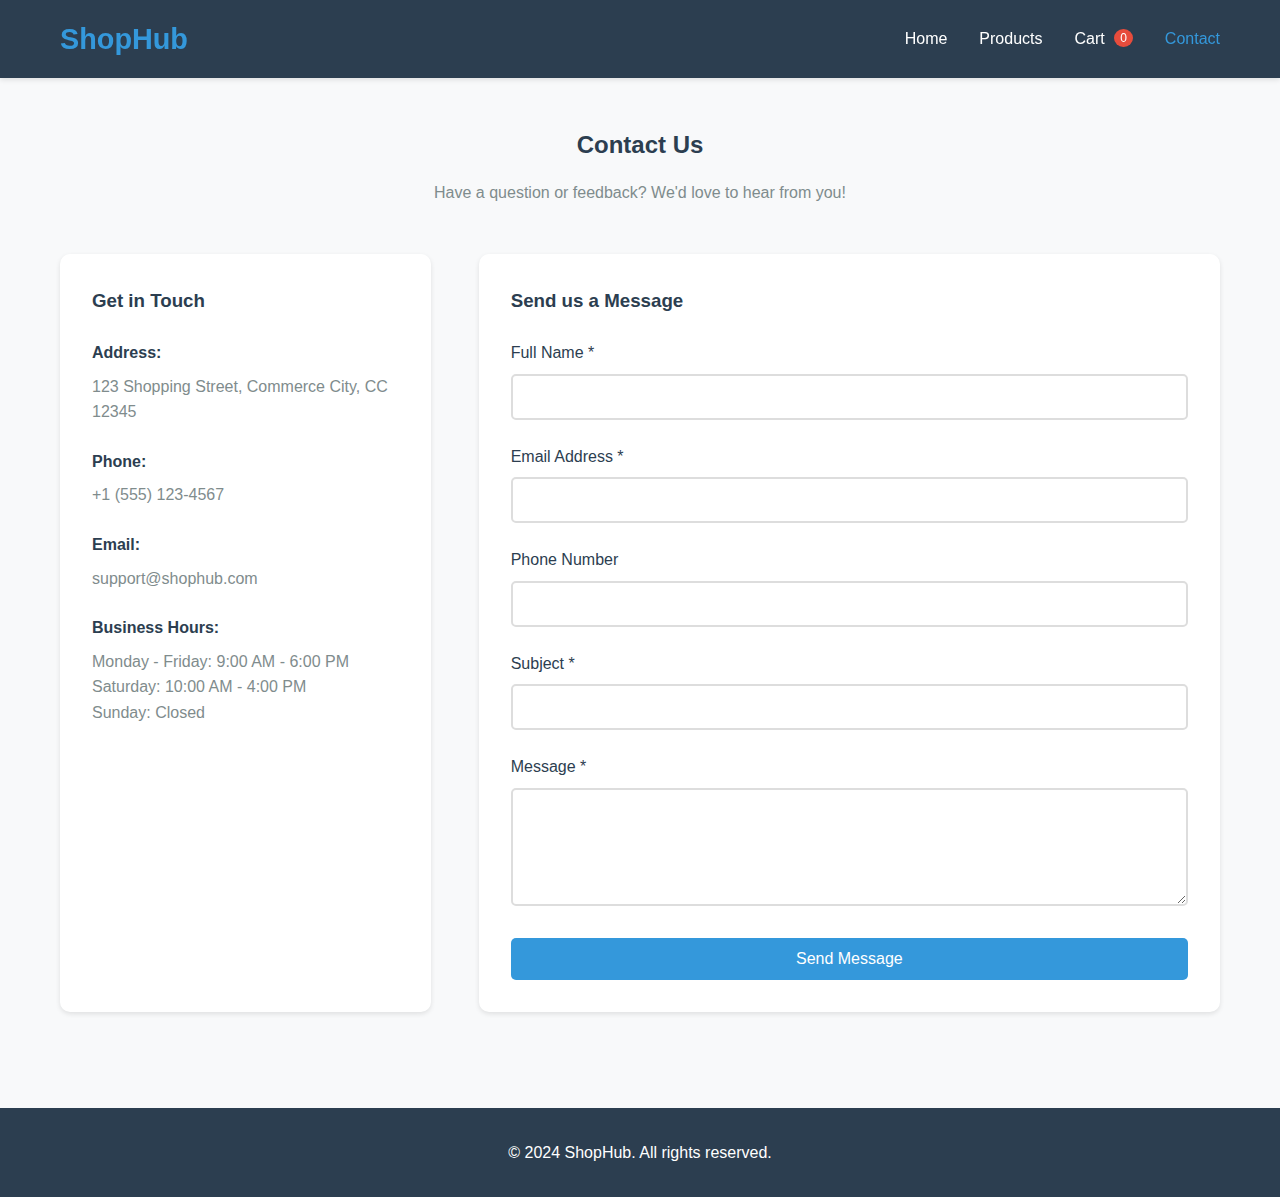
<file: thankyou.html>
<!DOCTYPE html>
<html lang="en">
<head>
 <!-- Google Tag Manager -->
<script>(function(w,d,s,l,i){w[l]=w[l]||[];w[l].push({'gtm.start':
new Date().getTime(),event:'gtm.js'});var f=d.getElementsByTagName(s)[0],
j=d.createElement(s),dl=l!='dataLayer'?'&l='+l:'';j.async=true;j.src=
'https://www.googletagmanager.com/gtm.js?id='+i+dl;f.parentNode.insertBefore(j,f);
})(window,document,'script','dataLayer','GTM-5KW99FL4');</script>
<!-- End Google Tag Manager -->
  <!-- Google tag (gtag.js) -->
<script async src="https://www.googletagmanager.com/gtag/js?id=G-NKE76J9QBH"></script>
<script>
  window.dataLayer = window.dataLayer || [];
  function gtag(){dataLayer.push(arguments);}
  gtag('js', new Date());

  gtag('config', 'G-NKE76J9QBH');
</script>
    <meta charset="UTF-8">
    <meta name="viewport" content="width=device-width, initial-scale=1.0">
    <title>ShopHub - Thank You</title>
    <link rel="stylesheet" href="styles.css">
</head>
<body>
   <!-- Google Tag Manager (noscript) -->
<noscript><iframe src="https://www.googletagmanager.com/ns.html?id=GTM-5KW99FL4"
height="0" width="0" style="display:none;visibility:hidden"></iframe></noscript>
<!-- End Google Tag Manager (noscript) -->
    <nav class="navbar">
        <div class="container">
            <div class="nav-brand">
                <h1>ShopHub</h1>
            </div>
            <ul class="nav-menu">
                <li><a href="index.html">Home</a></li>
                <li><a href="products.html">Products</a></li>
                <li><a href="cart.html">Cart <span id="cart-count" class="cart-badge">0</span></a></li>
                <li><a href="contact.html">Contact</a></li>
            </ul>
        </div>
    </nav>

    <section class="thankyou-section">
        <div class="container">
            <div class="thankyou-content">
                <div class="success-icon">✓</div>
                <h2>Thank You!</h2>
                <p class="thankyou-message">Your message has been received successfully.</p>
                
                <div class="submission-details" id="submission-details">
                    <h3>Message Details:</h3>
                    <div class="detail-row">
                        <strong>Name:</strong>
                        <span id="display-name"></span>
                    </div>
                    <div class="detail-row">
                        <strong>Email:</strong>
                        <span id="display-email"></span>
                    </div>
                    <div class="detail-row" id="phone-row" style="display: none;">
                        <strong>Phone:</strong>
                        <span id="display-phone"></span>
                    </div>
                    <div class="detail-row">
                        <strong>Subject:</strong>
                        <span id="display-subject"></span>
                    </div>
                    <div class="detail-row">
                        <strong>Message:</strong>
                        <span id="display-message"></span>
                    </div>
                </div>

                <p class="followup-message">We'll get back to you within 24-48 hours.</p>
                
                <div class="thankyou-actions">
                    <a href="index.html" class="btn btn-primary">Back to Home</a>
                    <a href="products.html" class="btn btn-secondary">Continue Shopping</a>
                </div>
            </div>
        </div>
    </section>

    <footer class="footer">
        <div class="container">
            <p>&copy; 2024 ShopHub. All rights reserved.</p>
        </div>
    </footer>

    <script src="script.js"></script>
    <script>
        window.addEventListener('DOMContentLoaded', () => {
            updateCartCount();
            
            // Retrieve form data from localStorage
            const formData = localStorage.getItem('contactFormData');
            
            if (formData) {
                const data = JSON.parse(formData);
                
                // Display the data
                document.getElementById('display-name').textContent = data.name;
                document.getElementById('display-email').textContent = data.email;
                document.getElementById('display-subject').textContent = data.subject;
                document.getElementById('display-message').textContent = data.message;
                
                if (data.phone) {
                    document.getElementById('display-phone').textContent = data.phone;
                    document.getElementById('phone-row').style.display = 'flex';
                }
                
                // Clear the stored data
                localStorage.removeItem('contactFormData');
            } else {
                // If no data found, redirect to contact page
                window.location.href = 'contact.html';
            }
        });
    </script>
</body>
</html>
</file>
<file: styles.css>
/* Global Styles */
* {
    margin: 0;
    padding: 0;
    box-sizing: border-box;
}

body {
    font-family: 'Segoe UI', Tahoma, Geneva, Verdana, sans-serif;
    line-height: 1.6;
    color: #333;
    background-color: #f8f9fa;
}

.container {
    max-width: 1200px;
    margin: 0 auto;
    padding: 0 20px;
}

/* Navigation */
.navbar {
    background-color: #2c3e50;
    color: white;
    padding: 1rem 0;
    box-shadow: 0 2px 5px rgba(0,0,0,0.1);
    position: sticky;
    top: 0;
    z-index: 1000;
}

.navbar .container {
    display: flex;
    justify-content: space-between;
    align-items: center;
}

.nav-brand h1 {
    font-size: 1.8rem;
    color: #3498db;
}

.nav-menu {
    display: flex;
    list-style: none;
    gap: 2rem;
}

.nav-menu a {
    color: white;
    text-decoration: none;
    font-weight: 500;
    transition: color 0.3s;
    position: relative;
}

.nav-menu a:hover,
.nav-menu a.active {
    color: #3498db;
}

.cart-badge {
    background-color: #e74c3c;
    color: white;
    border-radius: 50%;
    padding: 2px 6px;
    font-size: 0.75rem;
    position: relative;
    top: -2px;
    margin-left: 5px;
}

/* Hero Section */
.hero {
    background: linear-gradient(135deg, #667eea 0%, #764ba2 100%);
    color: white;
    text-align: center;
    padding: 4rem 0;
}

.hero h2 {
    font-size: 2.5rem;
    margin-bottom: 1rem;
}

.hero p {
    font-size: 1.2rem;
    margin-bottom: 2rem;
}

/* Buttons */
.btn {
    display: inline-block;
    padding: 0.75rem 1.5rem;
    border: none;
    border-radius: 5px;
    cursor: pointer;
    font-size: 1rem;
    text-decoration: none;
    transition: all 0.3s;
    font-weight: 500;
}

.btn-primary {
    background-color: #3498db;
    color: white;
}

.btn-primary:hover {
    background-color: #2980b9;
    transform: translateY(-2px);
    box-shadow: 0 5px 15px rgba(52, 152, 219, 0.3);
}

.btn-secondary {
    background-color: #95a5a6;
    color: white;
}

.btn-secondary:hover {
    background-color: #7f8c8d;
}

.btn-block {
    display: block;
    width: 100%;
}

/* Product Grid */
.featured-products,
.products-section {
    padding: 3rem 0;
}

.featured-products h2,
.products-section h2 {
    text-align: center;
    margin-bottom: 2rem;
    font-size: 2rem;
    color: #2c3e50;
}

.product-grid {
    display: grid;
    grid-template-columns: repeat(auto-fill, minmax(280px, 1fr));
    gap: 2rem;
    margin-top: 2rem;
}

.product-card {
    background: white;
    border-radius: 10px;
    overflow: hidden;
    box-shadow: 0 3px 10px rgba(0,0,0,0.1);
    transition: transform 0.3s, box-shadow 0.3s;
}

.product-card:hover {
    transform: translateY(-5px);
    box-shadow: 0 5px 20px rgba(0,0,0,0.15);
}

.product-card img {
    width: 100%;
    height: 250px;
    object-fit: cover;
}

.product-info {
    padding: 1.5rem;
}

.product-info h3 {
    margin-bottom: 0.5rem;
    color: #2c3e50;
    font-size: 1.2rem;
}

.product-description {
    color: #7f8c8d;
    font-size: 0.9rem;
    margin-bottom: 1rem;
    min-height: 40px;
}

.product-price {
    font-size: 1.5rem;
    color: #27ae60;
    font-weight: bold;
    margin-bottom: 1rem;
}

/* Filter Section */
.filter-section {
    display: flex;
    gap: 1rem;
    margin-bottom: 2rem;
    justify-content: center;
    flex-wrap: wrap;
}

.filter-section select {
    padding: 0.5rem 1rem;
    border: 2px solid #ddd;
    border-radius: 5px;
    font-size: 1rem;
    cursor: pointer;
    background-color: white;
}

.filter-section select:focus {
    outline: none;
    border-color: #3498db;
}

/* Cart Section */
.cart-section {
    padding: 3rem 0;
    min-height: 60vh;
}

.cart-section h2 {
    margin-bottom: 2rem;
    color: #2c3e50;
}

.empty-cart {
    text-align: center;
    padding: 3rem;
    background: white;
    border-radius: 10px;
}

.empty-cart p {
    font-size: 1.2rem;
    margin-bottom: 1.5rem;
    color: #7f8c8d;
}

.cart-content {
    display: flex;
    gap: 2rem;
    flex-wrap: wrap;
}

.cart-items {
    flex: 1;
    min-width: 300px;
}

.cart-item {
    display: flex;
    gap: 1.5rem;
    background: white;
    padding: 1.5rem;
    border-radius: 10px;
    margin-bottom: 1rem;
    box-shadow: 0 2px 5px rgba(0,0,0,0.1);
    align-items: center;
}

.cart-item img {
    width: 100px;
    height: 100px;
    object-fit: cover;
    border-radius: 8px;
}

.cart-item-details {
    flex: 1;
}

.cart-item-details h3 {
    margin-bottom: 0.5rem;
    color: #2c3e50;
}

.cart-item-price {
    color: #27ae60;
    font-size: 1.2rem;
    font-weight: bold;
}

.cart-item-actions {
    display: flex;
    flex-direction: column;
    gap: 0.5rem;
    align-items: flex-end;
}

.quantity-controls {
    display: flex;
    align-items: center;
    gap: 0.5rem;
}

.quantity-controls button {
    background-color: #3498db;
    color: white;
    border: none;
    width: 30px;
    height: 30px;
    border-radius: 5px;
    cursor: pointer;
    font-size: 1.2rem;
}

.quantity-controls button:hover {
    background-color: #2980b9;
}

.quantity-controls input {
    width: 50px;
    text-align: center;
    padding: 0.3rem;
    border: 1px solid #ddd;
    border-radius: 5px;
}

.item-total {
    font-size: 1.2rem;
    font-weight: bold;
    color: #27ae60;
}

.btn-remove {
    background-color: #e74c3c;
    color: white;
    border: none;
    padding: 0.5rem 1rem;
    border-radius: 5px;
    cursor: pointer;
}

.btn-remove:hover {
    background-color: #c0392b;
}

.cart-summary {
    background: white;
    padding: 2rem;
    border-radius: 10px;
    box-shadow: 0 2px 5px rgba(0,0,0,0.1);
    height: fit-content;
    min-width: 300px;
}

.cart-summary h3 {
    margin-bottom: 1.5rem;
    color: #2c3e50;
}

.summary-row {
    display: flex;
    justify-content: space-between;
    margin-bottom: 1rem;
    font-size: 1.1rem;
}

.summary-row.total {
    font-size: 1.3rem;
    font-weight: bold;
    color: #27ae60;
    margin-top: 1rem;
}

.cart-summary hr {
    margin: 1rem 0;
    border: none;
    border-top: 2px solid #ecf0f1;
}

/* Contact Section */
.contact-section {
    padding: 3rem 0;
}

.contact-section h2 {
    text-align: center;
    margin-bottom: 1rem;
    color: #2c3e50;
}

.contact-intro {
    text-align: center;
    color: #7f8c8d;
    margin-bottom: 3rem;
}

.contact-content {
    display: grid;
    grid-template-columns: 1fr 2fr;
    gap: 3rem;
    margin-top: 2rem;
}

.contact-info {
    background: white;
    padding: 2rem;
    border-radius: 10px;
    box-shadow: 0 2px 5px rgba(0,0,0,0.1);
}

.contact-info h3 {
    margin-bottom: 1.5rem;
    color: #2c3e50;
}

.info-item {
    margin-bottom: 1.5rem;
}

.info-item strong {
    display: block;
    color: #2c3e50;
    margin-bottom: 0.5rem;
}

.info-item p {
    color: #7f8c8d;
    margin: 0;
}

.contact-form-container {
    background: white;
    padding: 2rem;
    border-radius: 10px;
    box-shadow: 0 2px 5px rgba(0,0,0,0.1);
}

.contact-form-container h3 {
    margin-bottom: 1.5rem;
    color: #2c3e50;
}

/* Forms */
.form-group {
    margin-bottom: 1.5rem;
}

.form-group label {
    display: block;
    margin-bottom: 0.5rem;
    color: #2c3e50;
    font-weight: 500;
}

.form-group input,
.form-group textarea,
.form-group select {
    width: 100%;
    padding: 0.75rem;
    border: 2px solid #ddd;
    border-radius: 5px;
    font-size: 1rem;
    font-family: inherit;
    transition: border-color 0.3s;
}

.form-group input:focus,
.form-group textarea:focus,
.form-group select:focus {
    outline: none;
    border-color: #3498db;
}

/* Modal */
.modal {
    display: none;
    position: fixed;
    z-index: 2000;
    left: 0;
    top: 0;
    width: 100%;
    height: 100%;
    overflow: auto;
    background-color: rgba(0,0,0,0.5);
}

.modal-content {
    background-color: white;
    margin: 5% auto;
    padding: 2rem;
    border-radius: 10px;
    width: 90%;
    max-width: 500px;
    position: relative;
}

.close {
    color: #aaa;
    float: right;
    font-size: 28px;
    font-weight: bold;
    cursor: pointer;
    line-height: 20px;
}

.close:hover,
.close:focus {
    color: #000;
}

/* Thank You Page */
.thankyou-section,
.order-success-section {
    padding: 3rem 0;
    min-height: 70vh;
}

.thankyou-content,
.success-content {
    background: white;
    padding: 3rem;
    border-radius: 10px;
    box-shadow: 0 2px 10px rgba(0,0,0,0.1);
    text-align: center;
    max-width: 800px;
    margin: 0 auto;
}

.success-icon {
    width: 80px;
    height: 80px;
    background-color: #27ae60;
    color: white;
    border-radius: 50%;
    display: flex;
    align-items: center;
    justify-content: center;
    font-size: 3rem;
    margin: 0 auto 1.5rem;
}

.thankyou-content h2,
.success-content h2 {
    color: #2c3e50;
    margin-bottom: 1rem;
}

.thankyou-message,
.order-number {
    font-size: 1.1rem;
    color: #7f8c8d;
    margin-bottom: 2rem;
}

.order-number strong {
    color: #3498db;
}

.submission-details,
.customer-details,
.order-summary-box {
    background: #f8f9fa;
    padding: 1.5rem;
    border-radius: 8px;
    margin: 2rem 0;
    text-align: left;
}

.submission-details h3,
.customer-details h3,
.order-summary-box h3 {
    color: #2c3e50;
    margin-bottom: 1rem;
}

.detail-row {
    display: flex;
    justify-content: space-between;
    padding: 0.75rem 0;
    border-bottom: 1px solid #ddd;
}

.detail-row:last-child {
    border-bottom: none;
}

.detail-row strong {
    color: #2c3e50;
}

.detail-row span {
    color: #7f8c8d;
    text-align: right;
}

.followup-message,
.confirmation-message {
    color: #7f8c8d;
    margin: 1.5rem 0;
}

.thankyou-actions,
.success-actions {
    display: flex;
    gap: 1rem;
    justify-content: center;
    margin-top: 2rem;
}

/* Order Success Specific */
.order-items {
    margin-bottom: 1rem;
}

.order-item {
    display: flex;
    justify-content: space-between;
    padding: 0.5rem 0;
    border-bottom: 1px solid #ddd;
}

.order-item:last-child {
    border-bottom: none;
}

.order-totals {
    margin-top: 1rem;
    padding-top: 1rem;
    border-top: 2px solid #ddd;
}

.total-row {
    display: flex;
    justify-content: space-between;
    padding: 0.5rem 0;
}

.final-total {
    font-size: 1.2rem;
    font-weight: bold;
    color: #27ae60;
    margin-top: 0.5rem;
    padding-top: 0.5rem;
    border-top: 2px solid #ddd;
}

/* Footer */
.footer {
    background-color: #2c3e50;
    color: white;
    text-align: center;
    padding: 2rem 0;
    margin-top: 3rem;
}

/* Notification */
.notification {
    position: fixed;
    top: 80px;
    right: 20px;
    background-color: #27ae60;
    color: white;
    padding: 1rem 1.5rem;
    border-radius: 5px;
    box-shadow: 0 3px 10px rgba(0,0,0,0.2);
    z-index: 3000;
    opacity: 0;
    transform: translateX(400px);
    transition: all 0.3s;
}

.notification.show {
    opacity: 1;
    transform: translateX(0);
}

/* Responsive Design */
@media (max-width: 768px) {
    .nav-menu {
        gap: 1rem;
        font-size: 0.9rem;
    }
    
    .hero h2 {
        font-size: 2rem;
    }
    
    .product-grid {
        grid-template-columns: repeat(auto-fill, minmax(250px, 1fr));
        gap: 1rem;
    }
    
    .cart-content {
        flex-direction: column;
    }
    
    .cart-item {
        flex-direction: column;
        text-align: center;
    }
    
    .cart-item-actions {
        align-items: center;
        width: 100%;
    }
    
    .contact-content {
        grid-template-columns: 1fr;
    }
    
    .thankyou-actions,
    .success-actions {
        flex-direction: column;
    }
}

@media (max-width: 480px) {
    .navbar .container {
        flex-direction: column;
        gap: 1rem;
    }
    
    .nav-menu {
        flex-wrap: wrap;
        justify-content: center;
    }
}
</file>
